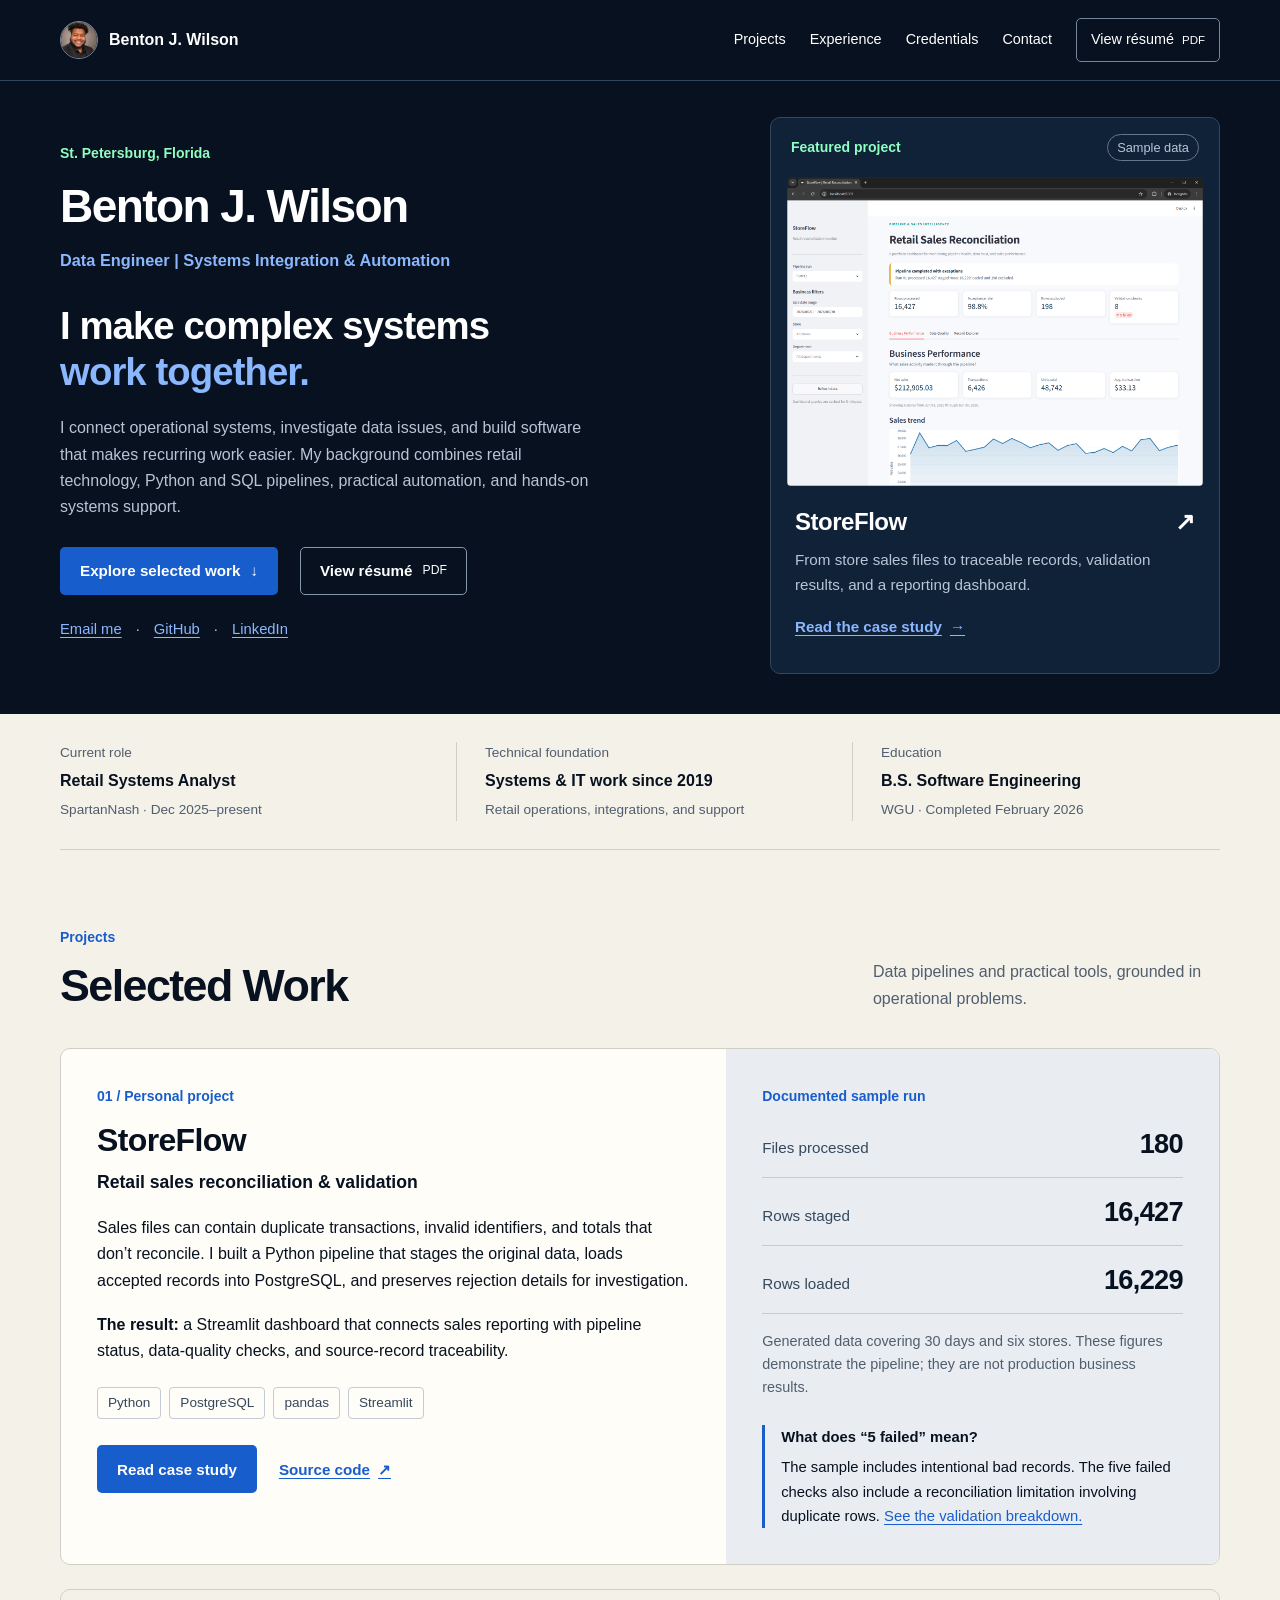
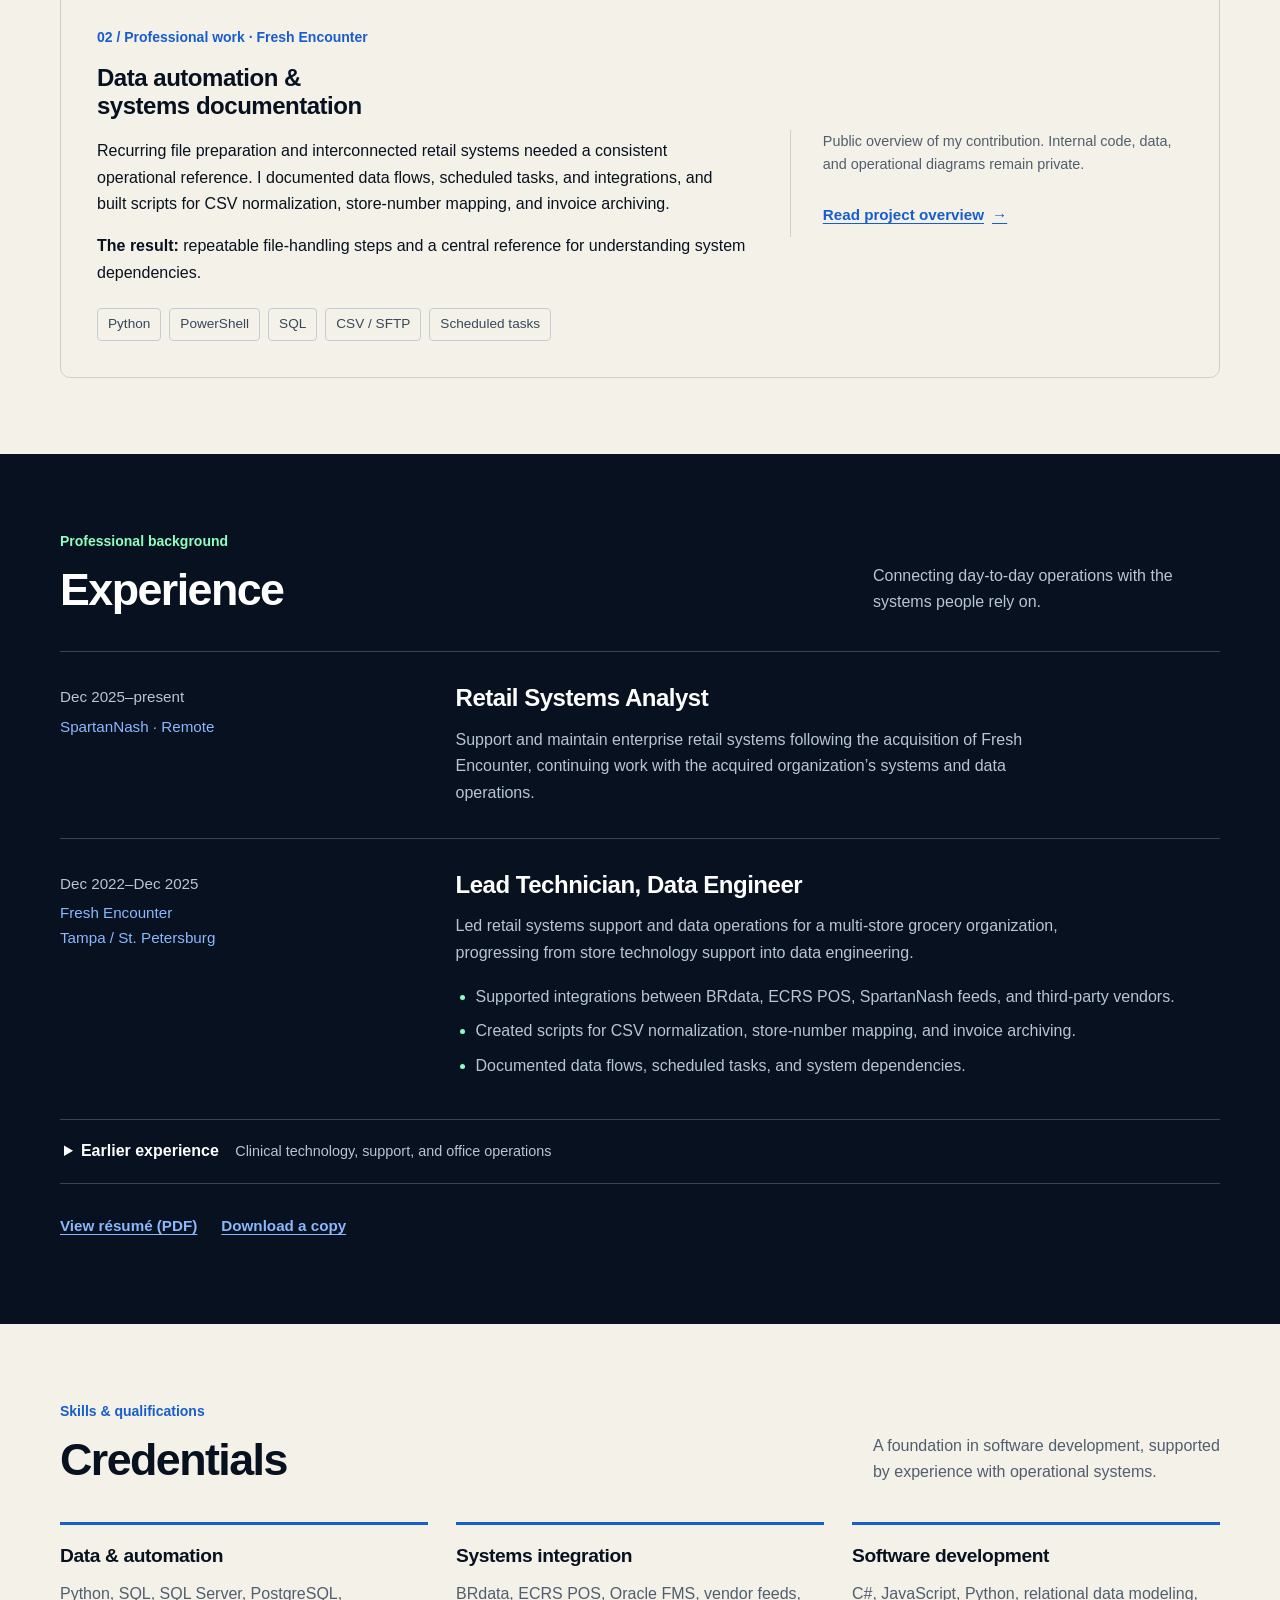
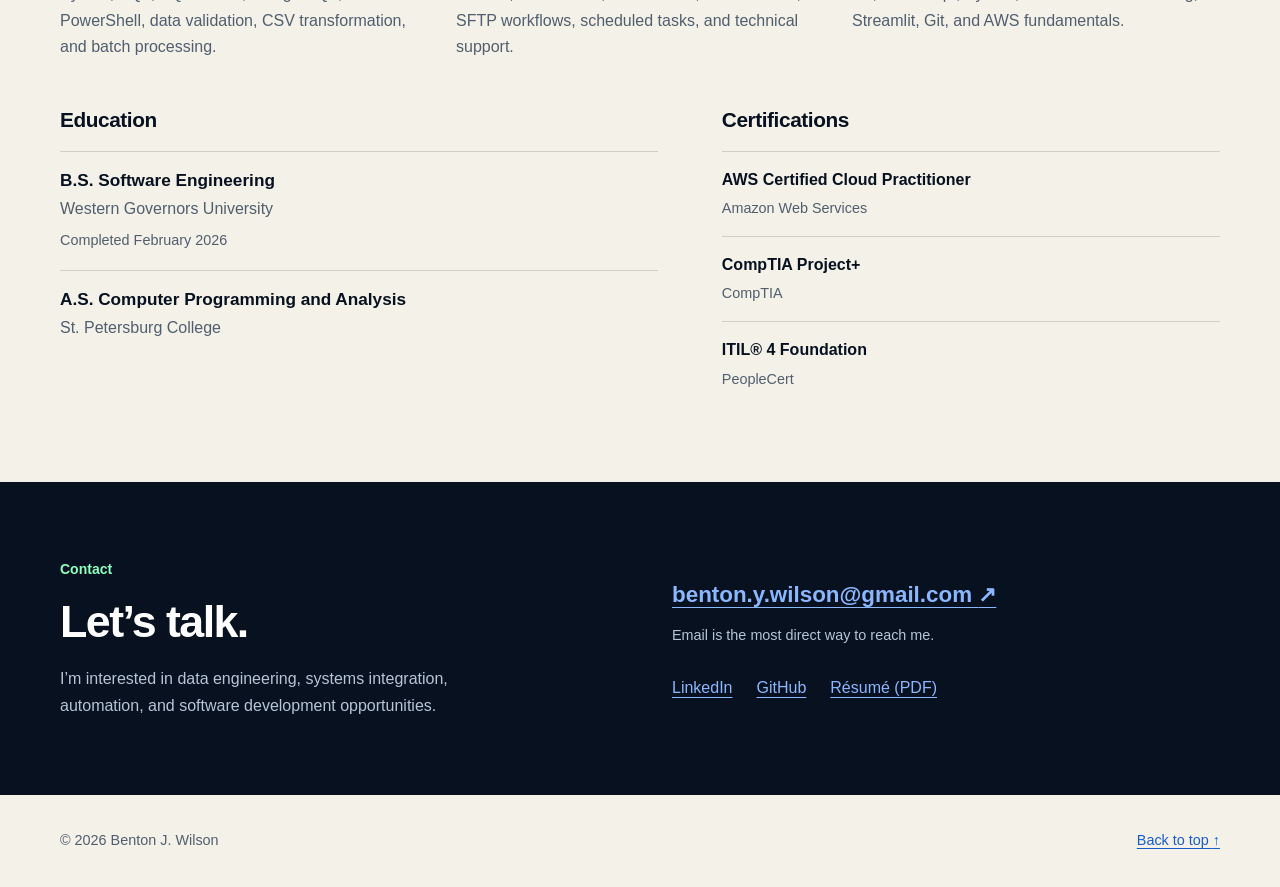
<file: index.html>
<!doctype html>
<html lang="en">
<head>
  <meta charset="UTF-8" />
  <meta name="viewport" content="width=device-width, initial-scale=1.0" />
  <meta name="description" content="Benton J. Wilson — data engineering, systems integration, automation, and software development. Explore selected projects, experience, and résumé." />
  <meta name="author" content="Benton J. Wilson" />
  <meta name="robots" content="index, follow" />
  <meta name="theme-color" content="#07111f" />
  <link rel="canonical" href="https://bentonjwilson.info/" />
  <meta property="og:type" content="website" />
  <meta property="og:locale" content="en_US" />
  <meta property="og:url" content="https://bentonjwilson.info/" />
  <meta property="og:title" content="Benton J. Wilson | Data Engineering & Systems Integration" />
  <meta property="og:description" content="I make complex systems work together. Selected work in data engineering, systems integration, and automation." />
  <meta property="og:image" content="https://bentonjwilson.info/assets/benton-wilson-social-card.png" />
  <meta property="og:image:width" content="1200" />
  <meta property="og:image:height" content="630" />
  <meta property="og:image:alt" content="Benton J. Wilson, Data Engineer and Systems Analyst" />
  <meta name="twitter:card" content="summary_large_image" />
  <meta name="twitter:title" content="Benton J. Wilson | Data Engineering & Systems Integration" />
  <meta name="twitter:description" content="I make complex systems work together through dependable integrations, clean data, and practical automation." />
  <meta name="twitter:image" content="https://bentonjwilson.info/assets/benton-wilson-social-card.png" />
  <title>Benton J. Wilson | Data Engineering & Systems Integration</title>
  <link rel="icon" href="assets/favicon.svg?v=2" type="image/svg+xml" />
  <link rel="manifest" href="site.webmanifest" />
  <link rel="stylesheet" href="styles.css?v=20261117" />
  <script src="script.js?v=20261117" defer></script>
  <script type="application/ld+json">
    {"@context":"https://schema.org","@type":"Person","name":"Benton J. Wilson","url":"https://bentonjwilson.info/","jobTitle":"Retail Systems Analyst","image":"https://bentonjwilson.info/assets/benton-wilson-profile.jpg","address":{"@type":"PostalAddress","addressLocality":"St. Petersburg","addressRegion":"FL","addressCountry":"US"},"alumniOf":[{"@type":"CollegeOrUniversity","name":"Western Governors University"},{"@type":"CollegeOrUniversity","name":"St. Petersburg College"}],"sameAs":["https://www.linkedin.com/in/benton-wilson/","https://github.com/byntobox"],"knowsAbout":["Data Engineering","Systems Integration","Python","SQL","PowerShell","Retail Systems","Software Development"]}
  </script>
</head>
<body>
  <a class="skip-link" href="#main-content">Skip to main content</a>
  <header class="site-header">
    <div class="header-inner section-shell">
      <a class="brand" href="#main-content"><img src="assets/benton-wilson-profile.jpg" alt="" width="40" height="40" /><span>Benton J. Wilson</span></a>
      <button class="menu-toggle" type="button" aria-expanded="false" aria-controls="primary-nav" hidden>Menu <span aria-hidden="true">☰</span></button>
      <nav id="primary-nav" class="primary-nav" aria-label="Primary navigation">
        <a href="#work">Projects</a><a href="#experience">Experience</a><a href="#credentials">Credentials</a><a href="#contact">Contact</a>
        <a class="nav-resume" href="assets/Benton-Wilson-Resume-2026-clean.pdf">View résumé <span class="file-type">PDF</span></a>
      </nav>
    </div>
  </header>
  <main id="main-content" tabindex="-1">
    <section class="hero dark-surface" aria-labelledby="intro-title">
      <div class="section-shell hero-grid">
        <div class="hero-copy">
          <p class="eyebrow">St. Petersburg, Florida</p>
          <h1 id="intro-title">Benton J. Wilson</h1>
          <p class="positioning">Data Engineer <span aria-hidden="true">|</span> Systems Integration &amp; Automation</p>
          <p class="value-statement">I make complex systems<br class="desktop-break" /> <span>work together.</span></p>
          <p class="hero-lead">I connect operational systems, investigate data issues, and build software that makes recurring work easier. My background combines retail technology, Python and SQL pipelines, practical automation, and hands-on systems support.</p>
          <div class="actions"><a class="button button-primary" href="#work">Explore selected work <span aria-hidden="true">↓</span></a><a class="button button-outline" href="assets/Benton-Wilson-Resume-2026-clean.pdf">View résumé <span class="file-type">PDF</span></a></div>
          <p class="hero-contact"><a href="mailto:benton.y.wilson@gmail.com">Email me</a><span aria-hidden="true">·</span><a href="https://github.com/byntobox">GitHub</a><span aria-hidden="true">·</span><a href="https://www.linkedin.com/in/benton-wilson/">LinkedIn</a></p>
        </div>
        <aside class="hero-project" aria-label="Featured project preview">
          <div class="preview-top"><span class="eyebrow">Featured project</span><span class="badge">Sample data</span></div>
          <a class="preview-image" href="storeflow.html" aria-label="Read the StoreFlow case study"><img src="assets/storeflow-dashboard-overview.png" alt="StoreFlow dashboard with pipeline status, validation exceptions, and sales reporting." width="1550" height="1152" fetchpriority="high" /></a>
          <div class="preview-copy"><h2><a href="storeflow.html">StoreFlow <span aria-hidden="true">↗</span></a></h2><p>From store sales files to traceable records, validation results, and a reporting dashboard.</p><a class="text-link" href="storeflow.html">Read the case study <span aria-hidden="true">→</span></a></div>
        </aside>
      </div>
    </section>
    <div class="credibility section-shell" role="group" aria-label="Professional summary">
      <p><span>Current role</span><strong>Retail Systems Analyst</strong><span>SpartanNash · Dec 2025–present</span></p>
      <p><span>Technical foundation</span><strong>Systems &amp; IT work since 2019</strong><span>Retail operations, integrations, and support</span></p>
      <p><span>Education</span><strong>B.S. Software Engineering</strong><span>WGU · Completed February 2026</span></p>
    </div>
    <section id="work" class="section-shell section-block" aria-labelledby="work-title" tabindex="-1">
      <div class="section-heading"><div><p class="eyebrow">Projects</p><h2 id="work-title">Selected Work</h2></div><p>Data pipelines and practical tools, grounded in operational problems.</p></div>
      <article class="project-feature">
        <div class="project-copy"><p class="eyebrow">01 / Personal project</p><h3>StoreFlow</h3><p class="project-subtitle">Retail sales reconciliation &amp; validation</p>
          <p>Sales files can contain duplicate transactions, invalid identifiers, and totals that don’t reconcile. I built a Python pipeline that stages the original data, loads accepted records into PostgreSQL, and preserves rejection details for investigation.</p>
          <p><strong>The result:</strong> a Streamlit dashboard that connects sales reporting with pipeline status, data-quality checks, and source-record traceability.</p>
          <ul class="tag-list" aria-label="StoreFlow technologies"><li>Python</li><li>PostgreSQL</li><li>pandas</li><li>Streamlit</li></ul>
          <div class="actions"><a class="button button-primary" href="storeflow.html">Read case study</a><a class="text-link" href="https://github.com/byntobox/storeflow-retail-reconciliation">Source code <span aria-hidden="true">↗</span></a></div>
        </div>
        <div class="project-evidence">
          <p class="eyebrow">Documented sample run</p>
          <dl class="sample-metrics"><div><dt>Files processed</dt><dd>180</dd></div><div><dt>Rows staged</dt><dd>16,427</dd></div><div><dt>Rows loaded</dt><dd>16,229</dd></div></dl>
          <p class="note">Generated data covering 30 days and six stores. These figures demonstrate the pipeline; they are not production business results.</p>
          <div class="evidence-note"><strong>What does “5 failed” mean?</strong><p>The sample includes intentional bad records. The five failed checks also include a reconciliation limitation involving duplicate rows. <a href="storeflow.html#validation">See the validation breakdown.</a></p></div>
        </div>
      </article>
      <article class="project-professional">
        <div><p class="eyebrow">02 / Professional work · Fresh Encounter</p><h3>Data automation &amp; systems documentation</h3><p>Recurring file preparation and interconnected retail systems needed a consistent operational reference. I documented data flows, scheduled tasks, and integrations, and built scripts for CSV normalization, store-number mapping, and invoice archiving.</p><p><strong>The result:</strong> repeatable file-handling steps and a central reference for understanding system dependencies.</p><ul class="tag-list" aria-label="Professional work technologies"><li>Python</li><li>PowerShell</li><li>SQL</li><li>CSV / SFTP</li><li>Scheduled tasks</li></ul></div>
        <div class="professional-evidence"><p class="note">Public overview of my contribution. Internal code, data, and operational diagrams remain private.</p><a class="text-link" href="automation.html">Read project overview <span aria-hidden="true">→</span></a></div>
      </article>
    </section>
    <section id="experience" class="experience dark-surface section-block" aria-labelledby="experience-title" tabindex="-1">
      <div class="section-shell"><div class="section-heading"><div><p class="eyebrow">Professional background</p><h2 id="experience-title">Experience</h2></div><p>Connecting day-to-day operations with the systems people rely on.</p></div>
        <article class="experience-row"><div class="role-meta"><p>Dec 2025–present</p><p>SpartanNash · Remote</p></div><div><h3>Retail Systems Analyst</h3><p>Support and maintain enterprise retail systems following the acquisition of Fresh Encounter, continuing work with the acquired organization’s systems and data operations.</p></div></article>
        <article class="experience-row"><div class="role-meta"><p>Dec 2022–Dec 2025</p><p>Fresh Encounter<br />Tampa / St. Petersburg</p></div><div><h3>Lead Technician, Data Engineer</h3><p>Led retail systems support and data operations for a multi-store grocery organization, progressing from store technology support into data engineering.</p><ul class="impact-list"><li>Supported integrations between BRdata, ECRS POS, SpartanNash feeds, and third-party vendors.</li><li>Created scripts for CSV normalization, store-number mapping, and invoice archiving.</li><li>Documented data flows, scheduled tasks, and system dependencies.</li></ul></div></article>
        <details class="earlier-experience"><summary>Earlier experience <span>Clinical technology, support, and office operations</span></summary><div class="earlier-roles"><article><p class="role-meta">Jun 2019–Dec 2022 · Tampa Eye Clinic</p><h3>Lead OD Technician &amp; IT Support Specialist</h3><p>Provided Tier 1–2 technical support for clinical and administrative staff, assisted patients, and trained new optometric technicians.</p></article><article><p class="role-meta">Approx. 2017–2019 · Visionworks</p><h3>OD Technician &amp; Office Manager</h3><p>Supported patient care as an optometric technician and progressed into office management.</p></article></div></details>
        <p class="section-end"><a class="text-link" href="assets/Benton-Wilson-Resume-2026-clean.pdf">View résumé (PDF)</a><a class="text-link" href="assets/Benton-Wilson-Resume-2026-clean.pdf" download>Download a copy</a></p>
      </div>
    </section>
    <section id="credentials" class="section-shell section-block" aria-labelledby="credentials-title" tabindex="-1">
      <div class="section-heading"><div><p class="eyebrow">Skills &amp; qualifications</p><h2 id="credentials-title">Credentials</h2></div><p>A foundation in software development, supported by experience with operational systems.</p></div>
      <div class="skill-grid"><article><h3>Data &amp; automation</h3><p>Python, SQL, SQL Server, PostgreSQL, PowerShell, data validation, CSV transformation, and batch processing.</p></article><article><h3>Systems integration</h3><p>BRdata, ECRS POS, Oracle FMS, vendor feeds, SFTP workflows, scheduled tasks, and technical support.</p></article><article><h3>Software development</h3><p>C#, JavaScript, Python, relational data modeling, Streamlit, Git, and AWS fundamentals.</p></article></div>
      <div class="credentials-grid"><div><h3 class="group-title">Education</h3><article class="credential"><h4>B.S. Software Engineering</h4><p>Western Governors University</p><p class="note">Completed February 2026</p></article><article class="credential"><h4>A.S. Computer Programming and Analysis</h4><p>St. Petersburg College</p></article></div><div><h3 class="group-title">Certifications</h3><ul class="certification-list"><li><strong>AWS Certified Cloud Practitioner</strong><span>Amazon Web Services</span></li><li><strong>CompTIA Project+</strong><span>CompTIA</span></li><li><strong>ITIL® 4 Foundation</strong><span>PeopleCert</span></li></ul></div></div>
    </section>
    <section id="contact" class="contact dark-surface section-block" aria-labelledby="contact-title" tabindex="-1"><div class="section-shell contact-grid"><div><p class="eyebrow">Contact</p><h2 id="contact-title">Let’s talk.</h2><p>I’m interested in data engineering, systems integration, automation, and software development opportunities.</p></div><div><a class="contact-email" href="mailto:benton.y.wilson@gmail.com">benton.y.wilson@gmail.com <span aria-hidden="true">↗</span></a><p class="note">Email is the most direct way to reach me.</p><div class="contact-links"><a href="https://www.linkedin.com/in/benton-wilson/">LinkedIn</a><a href="https://github.com/byntobox">GitHub</a><a href="assets/Benton-Wilson-Resume-2026-clean.pdf">Résumé (PDF)</a></div></div></div></section>
  </main>
  <footer class="site-footer section-shell"><p>© <span id="year">2026</span> Benton J. Wilson</p><a href="#main-content">Back to top <span aria-hidden="true">↑</span></a></footer>
</body>
</html>
</file>
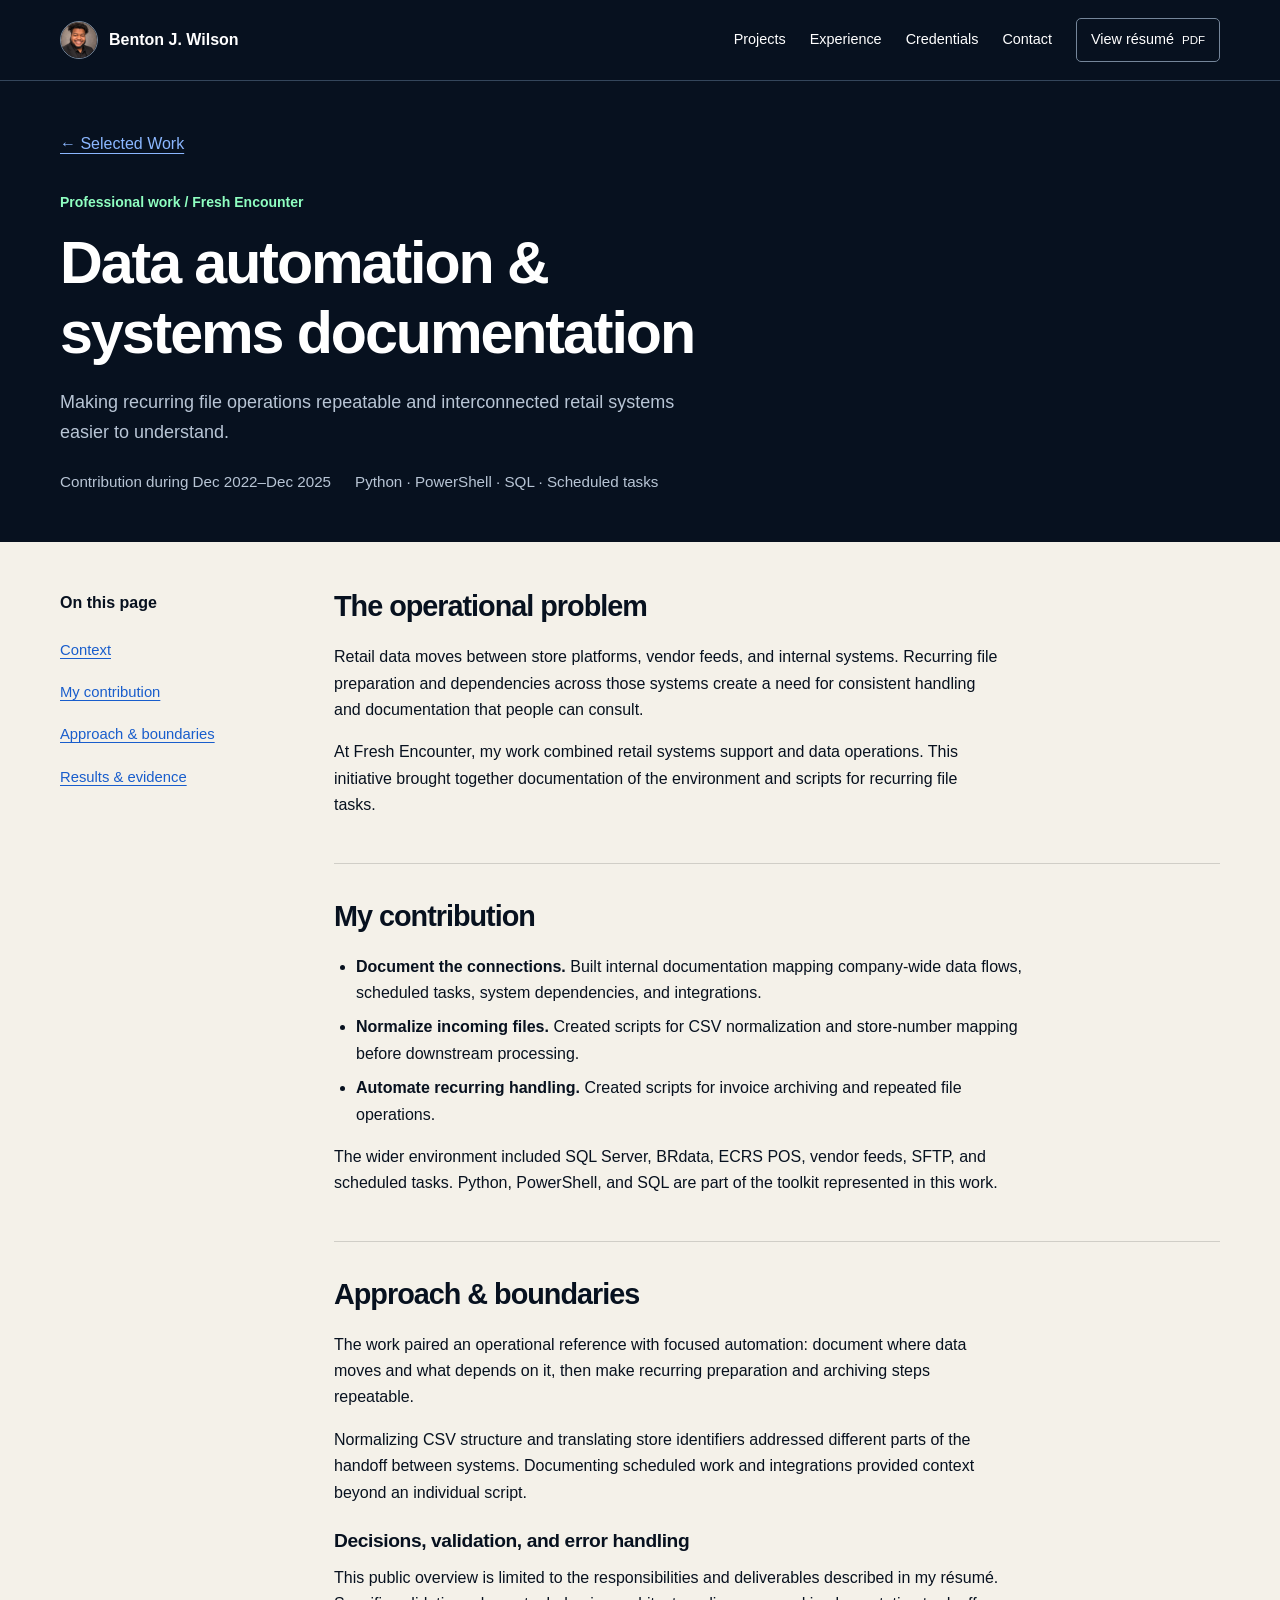
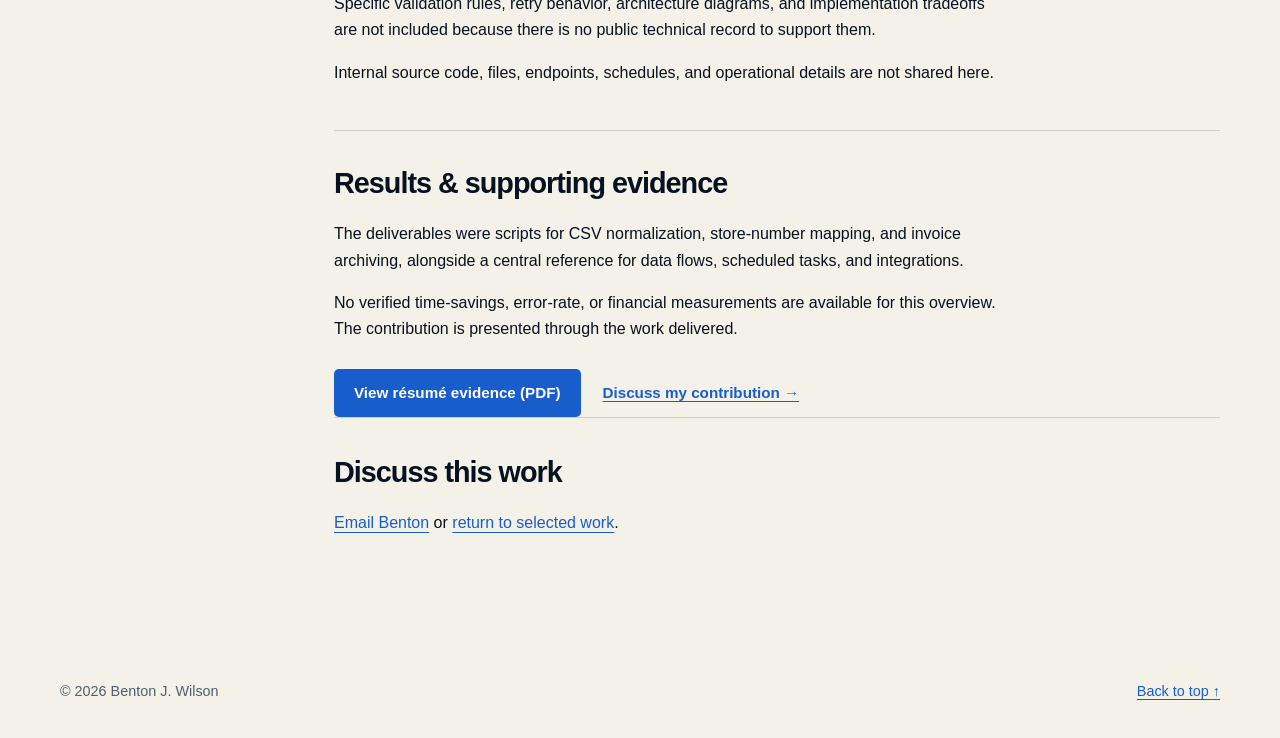
<file: automation.html>
<!doctype html>
<html lang="en">
<head>
  <meta charset="UTF-8" />
  <meta name="viewport" content="width=device-width, initial-scale=1.0" />
  <meta name="description" content="A public overview of Benton Wilson’s retail data automation and systems documentation work at Fresh Encounter." />
  <meta name="theme-color" content="#07111f" />
  <link rel="canonical" href="https://bentonjwilson.info/automation.html" />
  <meta property="og:type" content="article" />
  <meta property="og:url" content="https://bentonjwilson.info/automation.html" />
  <meta property="og:title" content="Data automation &amp; systems documentation | Benton J. Wilson" />
  <meta property="og:description" content="A public overview of retail data automation and systems documentation work at Fresh Encounter." />
  <meta property="og:image" content="https://bentonjwilson.info/assets/benton-wilson-social-card.png" />
  <meta property="og:image:alt" content="Benton J. Wilson, Data Engineer and Systems Analyst" />
  <meta name="twitter:card" content="summary_large_image" />
  <title>Data automation &amp; systems documentation | Benton J. Wilson</title>
  <link rel="icon" href="assets/favicon.svg?v=2" type="image/svg+xml" />
  <link rel="stylesheet" href="styles.css?v=20261117" />
  <script src="script.js?v=20261117" defer></script>
</head>
<body>
  <a class="skip-link" href="#main-content">Skip to main content</a>
  <header class="site-header">
    <div class="header-inner section-shell">
      <a class="brand" href="index.html#main-content"><img src="assets/benton-wilson-profile.jpg" alt="" width="40" height="40" /><span>Benton J. Wilson</span></a>
      <button class="menu-toggle" type="button" aria-expanded="false" aria-controls="primary-nav" hidden>Menu <span aria-hidden="true">☰</span></button>
      <nav id="primary-nav" class="primary-nav" aria-label="Primary navigation">
        <a href="index.html#work">Projects</a><a href="index.html#experience">Experience</a><a href="index.html#credentials">Credentials</a><a href="index.html#contact">Contact</a>
        <a class="nav-resume" href="assets/Benton-Wilson-Resume-2026-clean.pdf">View résumé <span class="file-type">PDF</span></a>
      </nav>
    </div>
  </header>
  <main id="main-content" tabindex="-1">
    <section class="case-hero dark-surface"><div class="section-shell">
      <p class="breadcrumb"><a href="index.html#work">← Selected Work</a></p>
<p class="eyebrow">Professional work / Fresh Encounter</p>
      <h1>Data automation &amp; systems documentation</h1>
      <p class="case-lead">Making recurring file operations repeatable and interconnected retail systems easier to understand.</p>
      <div class="case-meta"><span>Contribution during Dec 2022–Dec 2025</span><span>Python · PowerShell · SQL · Scheduled tasks</span></div>
    </div></section>
    <div class="case-layout section-shell">
      <nav class="case-nav" aria-label="On this page"><strong>On this page</strong><a href="#context">Context</a><a href="#contribution">My contribution</a><a href="#approach">Approach &amp; boundaries</a><a href="#results">Results &amp; evidence</a></nav>
      <div class="case-body">
<section id="context" tabindex="-1"><h2>The operational problem</h2><p>Retail data moves between store platforms, vendor feeds, and internal systems. Recurring file preparation and dependencies across those systems create a need for consistent handling and documentation that people can consult.</p><p>At Fresh Encounter, my work combined retail systems support and data operations. This initiative brought together documentation of the environment and scripts for recurring file tasks.</p></section>
        <section id="contribution" tabindex="-1"><h2>My contribution</h2><ul><li><strong>Document the connections.</strong> Built internal documentation mapping company-wide data flows, scheduled tasks, system dependencies, and integrations.</li><li><strong>Normalize incoming files.</strong> Created scripts for CSV normalization and store-number mapping before downstream processing.</li><li><strong>Automate recurring handling.</strong> Created scripts for invoice archiving and repeated file operations.</li></ul><p>The wider environment included SQL Server, BRdata, ECRS POS, vendor feeds, SFTP, and scheduled tasks. Python, PowerShell, and SQL are part of the toolkit represented in this work.</p></section>
        <section id="approach" tabindex="-1"><h2>Approach &amp; boundaries</h2><p>The work paired an operational reference with focused automation: document where data moves and what depends on it, then make recurring preparation and archiving steps repeatable.</p><p>Normalizing CSV structure and translating store identifiers addressed different parts of the handoff between systems. Documenting scheduled work and integrations provided context beyond an individual script.</p><h3>Decisions, validation, and error handling</h3><p>This public overview is limited to the responsibilities and deliverables described in my résumé. Specific validation rules, retry behavior, architecture diagrams, and implementation tradeoffs are not included because there is no public technical record to support them.</p><p>Internal source code, files, endpoints, schedules, and operational details are not shared here.</p></section>
        <section id="results" tabindex="-1"><h2>Results &amp; supporting evidence</h2><p>The deliverables were scripts for CSV normalization, store-number mapping, and invoice archiving, alongside a central reference for data flows, scheduled tasks, and integrations.</p><p>No verified time-savings, error-rate, or financial measurements are available for this overview. The contribution is presented through the work delivered.</p><div class="actions"><a class="button button-primary" href="assets/Benton-Wilson-Resume-2026-clean.pdf">View résumé evidence (PDF)</a><a class="text-link" href="mailto:benton.y.wilson@gmail.com">Discuss my contribution →</a></div></section>
        <div class="case-contact"><h2>Discuss this work</h2><p><a href="mailto:benton.y.wilson@gmail.com">Email Benton</a> or <a href="index.html#work">return to selected work</a>.</p></div>
      </div>
    </div>
  </main>
  <footer class="site-footer section-shell"><p>© <span id="year">2026</span> Benton J. Wilson</p><a href="#main-content">Back to top <span aria-hidden="true">↑</span></a></footer>
</body>
</html>
</file>
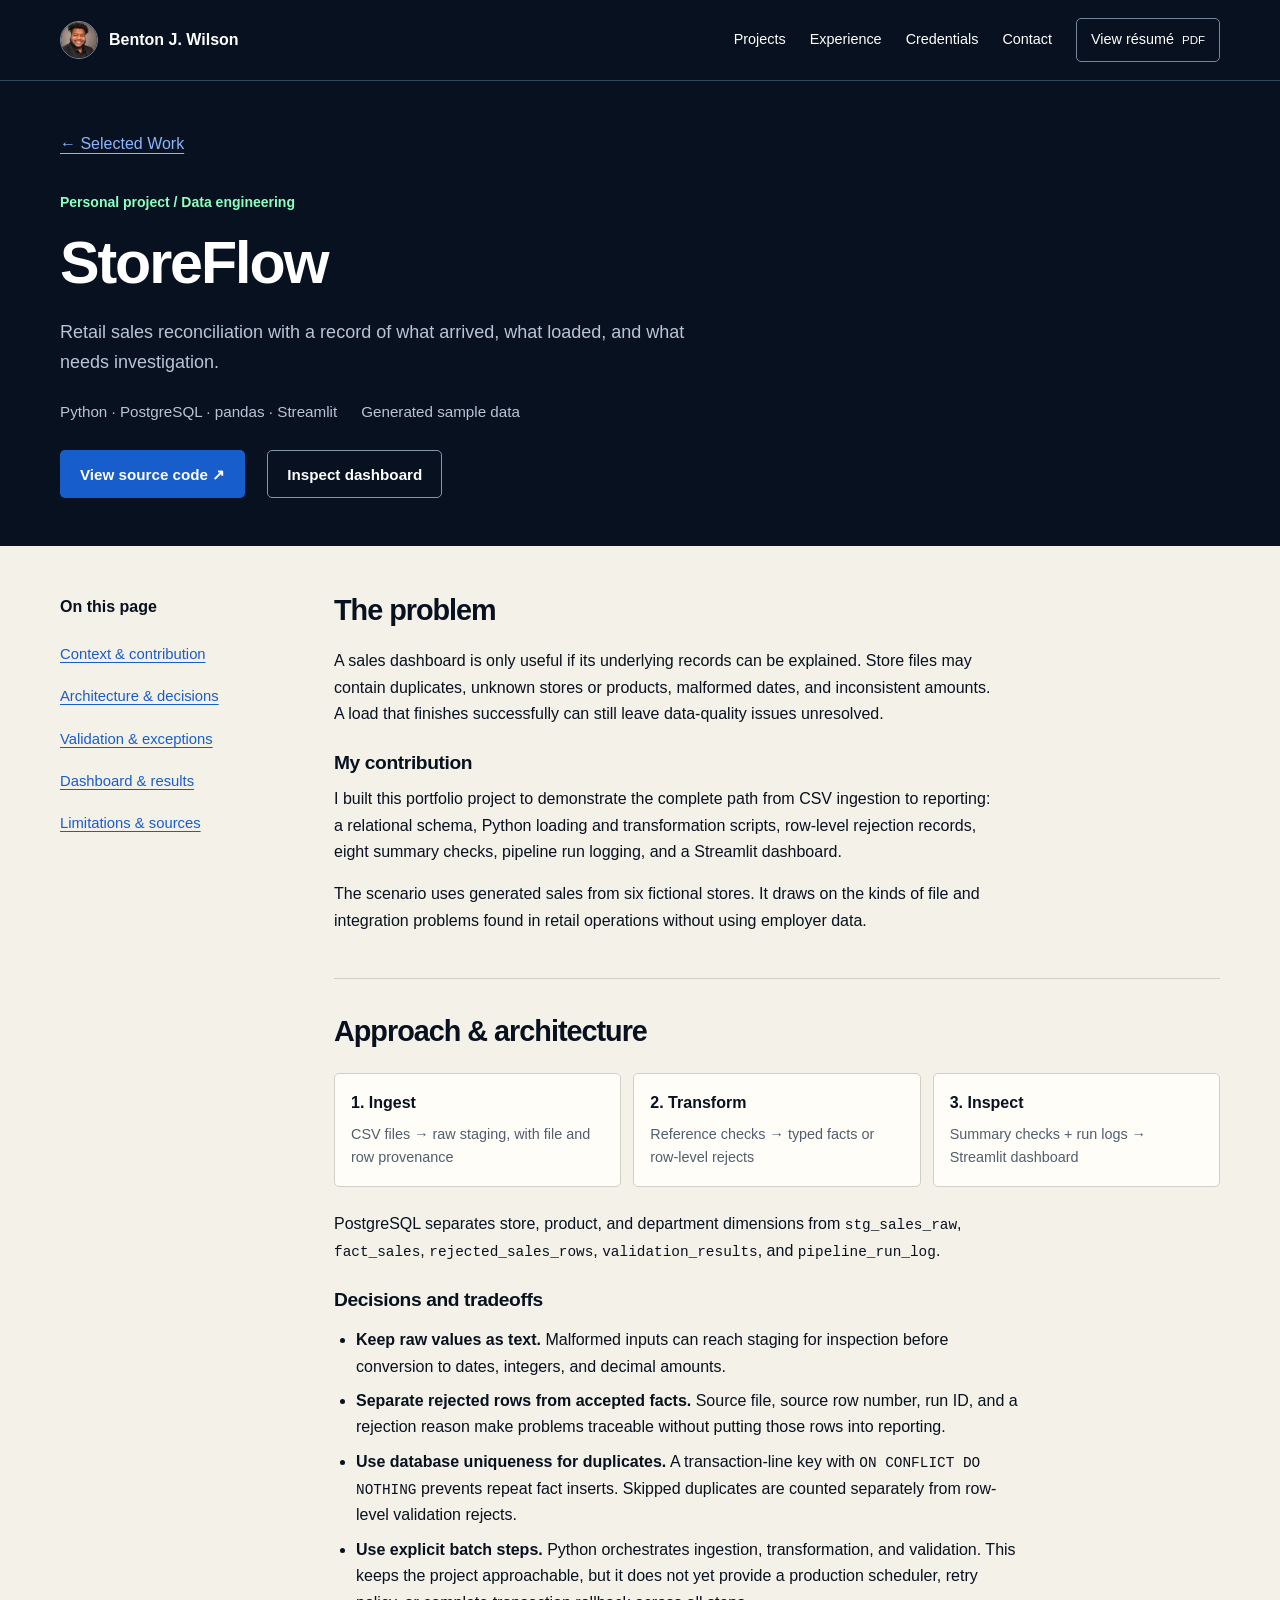
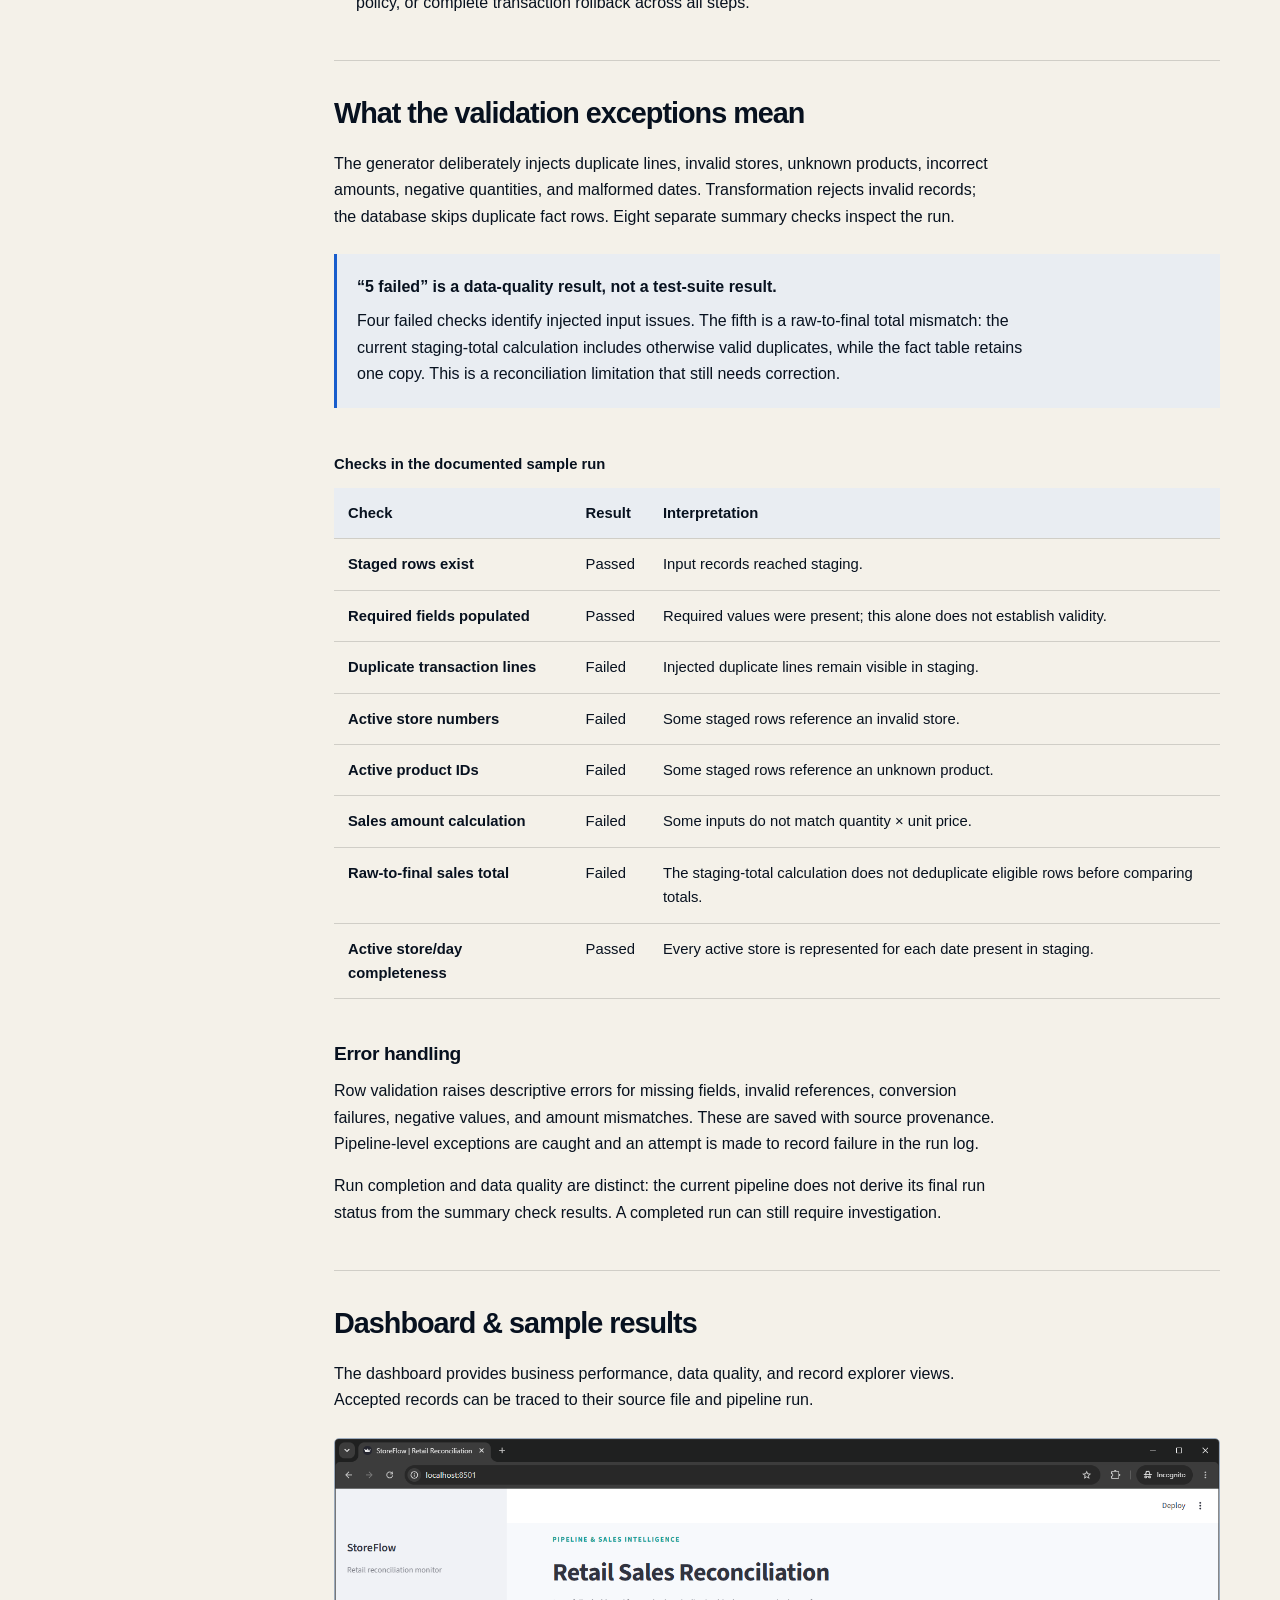
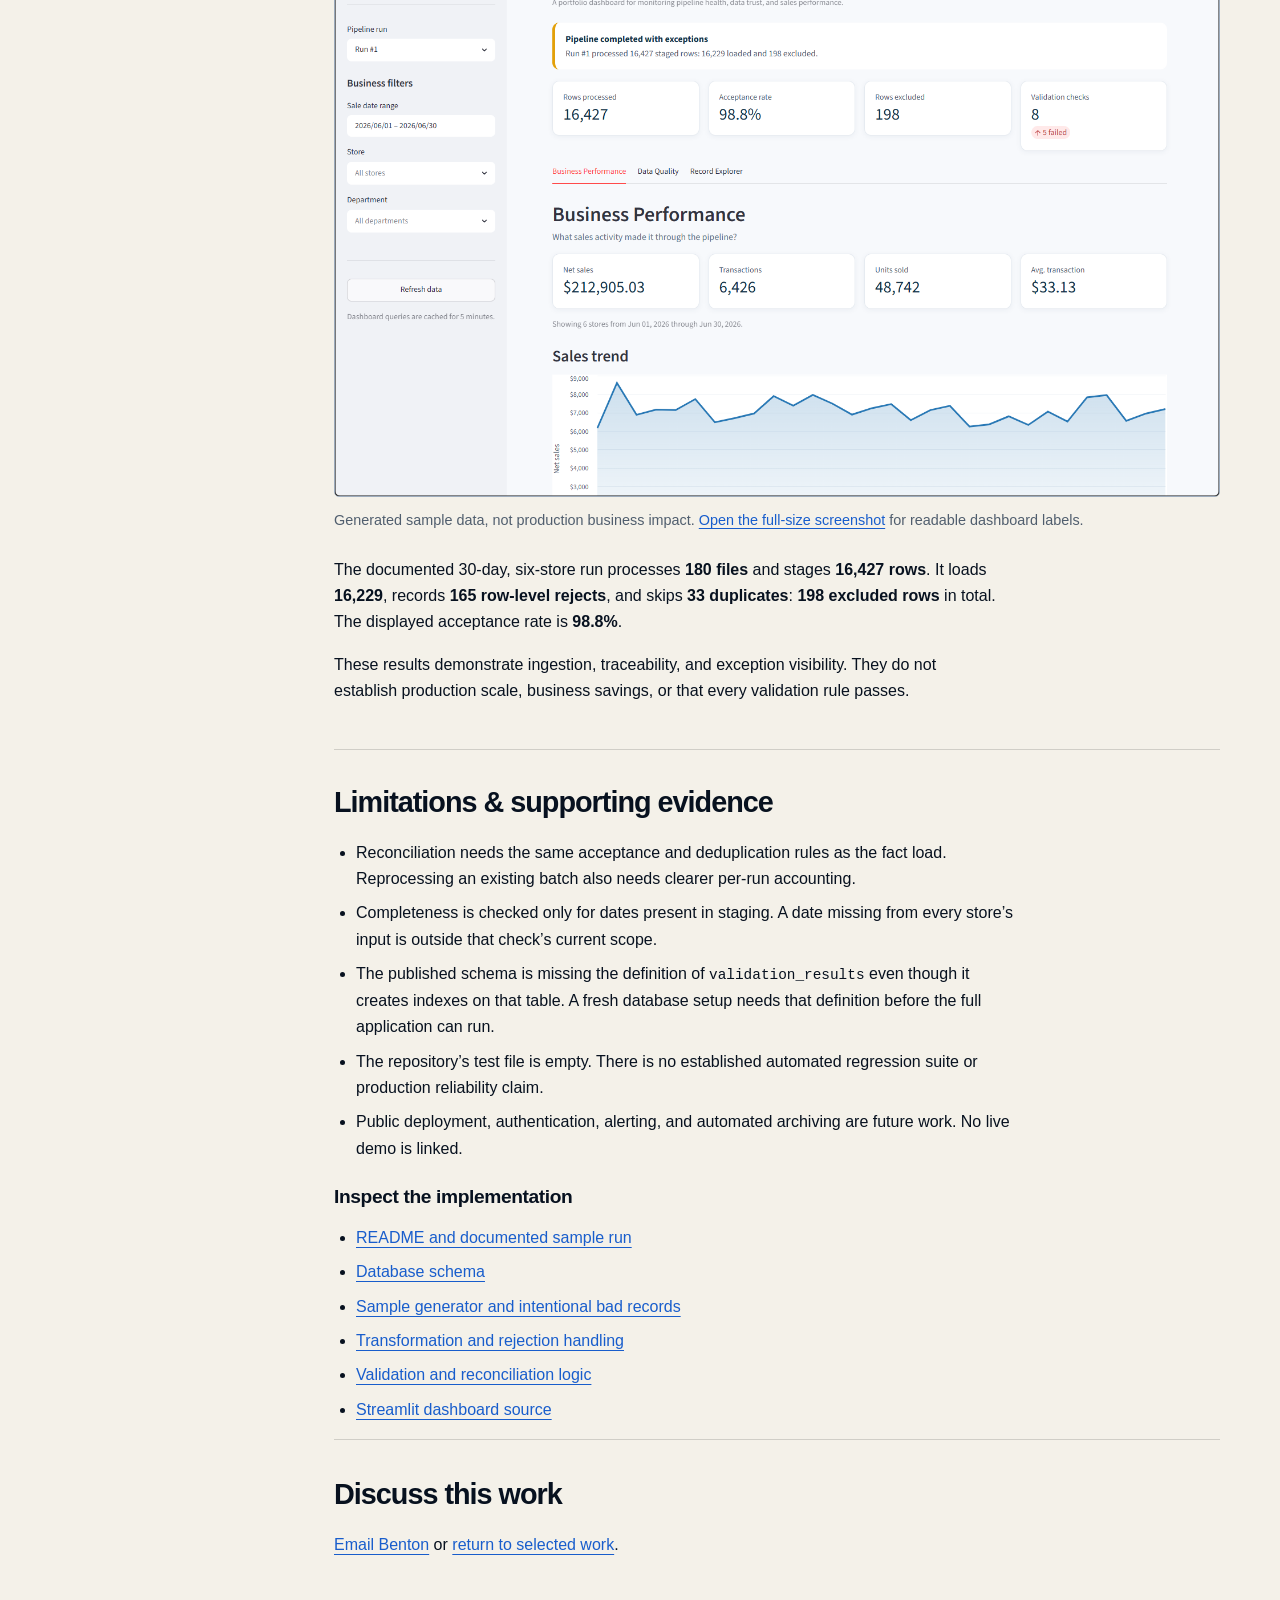
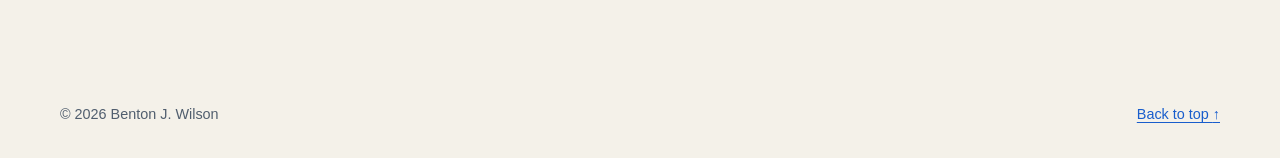
<file: storeflow.html>
<!doctype html>
<html lang="en">
<head>
  <meta charset="UTF-8" />
  <meta name="viewport" content="width=device-width, initial-scale=1.0" />
  <meta name="description" content="A Python, PostgreSQL, and Streamlit retail reconciliation pipeline: architecture, validation, sample results, and known limitations." />
  <meta name="theme-color" content="#07111f" />
  <link rel="canonical" href="https://bentonjwilson.info/storeflow.html" />
  <meta property="og:type" content="article" />
  <meta property="og:url" content="https://bentonjwilson.info/storeflow.html" />
  <meta property="og:title" content="StoreFlow case study | Benton J. Wilson" />
  <meta property="og:description" content="Retail sales reconciliation: architecture, sample results, validation behavior, and known limitations." />
  <meta property="og:image" content="https://bentonjwilson.info/assets/storeflow-dashboard-overview.png" />
  <meta property="og:image:alt" content="StoreFlow dashboard displaying generated sample sales and validation exceptions" />
  <meta name="twitter:card" content="summary_large_image" />
  <title>StoreFlow case study | Benton J. Wilson</title>
  <link rel="icon" href="assets/favicon.svg?v=2" type="image/svg+xml" />
  <link rel="stylesheet" href="styles.css?v=20261117" />
  <script src="script.js?v=20261117" defer></script>
</head>
<body>
  <a class="skip-link" href="#main-content">Skip to main content</a>
  <header class="site-header">
    <div class="header-inner section-shell">
      <a class="brand" href="index.html#main-content"><img src="assets/benton-wilson-profile.jpg" alt="" width="40" height="40" /><span>Benton J. Wilson</span></a>
      <button class="menu-toggle" type="button" aria-expanded="false" aria-controls="primary-nav" hidden>Menu <span aria-hidden="true">☰</span></button>
      <nav id="primary-nav" class="primary-nav" aria-label="Primary navigation">
        <a href="index.html#work">Projects</a><a href="index.html#experience">Experience</a><a href="index.html#credentials">Credentials</a><a href="index.html#contact">Contact</a>
        <a class="nav-resume" href="assets/Benton-Wilson-Resume-2026-clean.pdf">View résumé <span class="file-type">PDF</span></a>
      </nav>
    </div>
  </header>
  <main id="main-content" tabindex="-1">
    <section class="case-hero dark-surface"><div class="section-shell">
      <p class="breadcrumb"><a href="index.html#work">← Selected Work</a></p>
<p class="eyebrow">Personal project / Data engineering</p>
      <h1>StoreFlow</h1>
      <p class="case-lead">Retail sales reconciliation with a record of what arrived, what loaded, and what needs investigation.</p>
      <div class="case-meta"><span>Python · PostgreSQL · pandas · Streamlit</span><span>Generated sample data</span></div>
      <div class="actions"><a class="button button-primary" href="https://github.com/byntobox/storeflow-retail-reconciliation">View source code ↗</a><a class="button button-outline" href="#dashboard">Inspect dashboard</a></div>
    </div></section>
    <div class="case-layout section-shell">
      <nav class="case-nav" aria-label="On this page"><strong>On this page</strong><a href="#context">Context &amp; contribution</a><a href="#architecture">Architecture &amp; decisions</a><a href="#validation">Validation &amp; exceptions</a><a href="#dashboard">Dashboard &amp; results</a><a href="#limitations">Limitations &amp; sources</a></nav>
      <div class="case-body">
<section id="context" tabindex="-1">
          <h2>The problem</h2>
          <p>A sales dashboard is only useful if its underlying records can be explained. Store files may contain duplicates, unknown stores or products, malformed dates, and inconsistent amounts. A load that finishes successfully can still leave data-quality issues unresolved.</p>
          <h3>My contribution</h3>
          <p>I built this portfolio project to demonstrate the complete path from CSV ingestion to reporting: a relational schema, Python loading and transformation scripts, row-level rejection records, eight summary checks, pipeline run logging, and a Streamlit dashboard.</p>
          <p>The scenario uses generated sales from six fictional stores. It draws on the kinds of file and integration problems found in retail operations without using employer data.</p>
        </section>
        <section id="architecture" tabindex="-1">
          <h2>Approach &amp; architecture</h2>
          <ol class="architecture" aria-label="Pipeline stages"><li><strong>1. Ingest</strong><span>CSV files → raw staging, with file and row provenance</span></li><li><strong>2. Transform</strong><span>Reference checks → typed facts or row-level rejects</span></li><li><strong>3. Inspect</strong><span>Summary checks + run logs → Streamlit dashboard</span></li></ol>
          <p>PostgreSQL separates store, product, and department dimensions from <code>stg_sales_raw</code>, <code>fact_sales</code>, <code>rejected_sales_rows</code>, <code>validation_results</code>, and <code>pipeline_run_log</code>.</p>
          <h3>Decisions and tradeoffs</h3>
          <ul><li><strong>Keep raw values as text.</strong> Malformed inputs can reach staging for inspection before conversion to dates, integers, and decimal amounts.</li><li><strong>Separate rejected rows from accepted facts.</strong> Source file, source row number, run ID, and a rejection reason make problems traceable without putting those rows into reporting.</li><li><strong>Use database uniqueness for duplicates.</strong> A transaction-line key with <code>ON CONFLICT DO NOTHING</code> prevents repeat fact inserts. Skipped duplicates are counted separately from row-level validation rejects.</li><li><strong>Use explicit batch steps.</strong> Python orchestrates ingestion, transformation, and validation. This keeps the project approachable, but it does not yet provide a production scheduler, retry policy, or complete transaction rollback across all steps.</li></ul>
        </section>
        <section id="validation" tabindex="-1">
          <h2>What the validation exceptions mean</h2>
          <p>The generator deliberately injects duplicate lines, invalid stores, unknown products, incorrect amounts, negative quantities, and malformed dates. Transformation rejects invalid records; the database skips duplicate fact rows. Eight separate summary checks inspect the run.</p>
          <div class="callout"><strong>“5 failed” is a data-quality result, not a test-suite result.</strong><p>Four failed checks identify injected input issues. The fifth is a raw-to-final total mismatch: the current staging-total calculation includes otherwise valid duplicates, while the fact table retains one copy. This is a reconciliation limitation that still needs correction.</p></div>
          <div class="table-scroll"><table><caption>Checks in the documented sample run</caption><thead><tr><th scope="col">Check</th><th scope="col">Result</th><th scope="col">Interpretation</th></tr></thead><tbody>
            <tr><th scope="row">Staged rows exist</th><td>Passed</td><td>Input records reached staging.</td></tr>
            <tr><th scope="row">Required fields populated</th><td>Passed</td><td>Required values were present; this alone does not establish validity.</td></tr>
            <tr><th scope="row">Duplicate transaction lines</th><td>Failed</td><td>Injected duplicate lines remain visible in staging.</td></tr>
            <tr><th scope="row">Active store numbers</th><td>Failed</td><td>Some staged rows reference an invalid store.</td></tr>
            <tr><th scope="row">Active product IDs</th><td>Failed</td><td>Some staged rows reference an unknown product.</td></tr>
            <tr><th scope="row">Sales amount calculation</th><td>Failed</td><td>Some inputs do not match quantity × unit price.</td></tr>
            <tr><th scope="row">Raw-to-final sales total</th><td>Failed</td><td>The staging-total calculation does not deduplicate eligible rows before comparing totals.</td></tr>
            <tr><th scope="row">Active store/day completeness</th><td>Passed</td><td>Every active store is represented for each date present in staging.</td></tr>
          </tbody></table></div>
          <h3>Error handling</h3>
          <p>Row validation raises descriptive errors for missing fields, invalid references, conversion failures, negative values, and amount mismatches. These are saved with source provenance. Pipeline-level exceptions are caught and an attempt is made to record failure in the run log.</p>
          <p>Run completion and data quality are distinct: the current pipeline does not derive its final run status from the summary check results. A completed run can still require investigation.</p>
        </section>
        <section id="dashboard" tabindex="-1">
          <h2>Dashboard &amp; sample results</h2>
          <p>The dashboard provides business performance, data quality, and record explorer views. Accepted records can be traced to their source file and pipeline run.</p>
          <figure class="case-figure"><a href="assets/storeflow-dashboard-overview.png" aria-label="Open StoreFlow dashboard screenshot at full size"><img src="assets/storeflow-dashboard-overview.png" alt="StoreFlow sample run showing 16,427 staged rows, 16,229 loaded rows, 198 excluded rows, and five failed validation checks out of eight." width="1550" height="1152" loading="lazy" /></a><figcaption>Generated sample data, not production business impact. <a href="assets/storeflow-dashboard-overview.png">Open the full-size screenshot</a> for readable dashboard labels.</figcaption></figure>
          <p>The documented 30-day, six-store run processes <strong>180 files</strong> and stages <strong>16,427 rows</strong>. It loads <strong>16,229</strong>, records <strong>165 row-level rejects</strong>, and skips <strong>33 duplicates</strong>: <strong>198 excluded rows</strong> in total. The displayed acceptance rate is <strong>98.8%</strong>.</p>
          <p>These results demonstrate ingestion, traceability, and exception visibility. They do not establish production scale, business savings, or that every validation rule passes.</p>
        </section>
        <section id="limitations" tabindex="-1">
          <h2>Limitations &amp; supporting evidence</h2>
          <ul><li>Reconciliation needs the same acceptance and deduplication rules as the fact load. Reprocessing an existing batch also needs clearer per-run accounting.</li><li>Completeness is checked only for dates present in staging. A date missing from every store’s input is outside that check’s current scope.</li><li>The published schema is missing the definition of <code>validation_results</code> even though it creates indexes on that table. A fresh database setup needs that definition before the full application can run.</li><li>The repository’s test file is empty. There is no established automated regression suite or production reliability claim.</li><li>Public deployment, authentication, alerting, and automated archiving are future work. No live demo is linked.</li></ul>
          <h3>Inspect the implementation</h3>
          <ul><li><a href="https://github.com/byntobox/storeflow-retail-reconciliation/blob/main/README.md">README and documented sample run</a></li><li><a href="https://github.com/byntobox/storeflow-retail-reconciliation/blob/main/database/schema.sql">Database schema</a></li><li><a href="https://github.com/byntobox/storeflow-retail-reconciliation/blob/main/etl/generate_sample_sales_files.py">Sample generator and intentional bad records</a></li><li><a href="https://github.com/byntobox/storeflow-retail-reconciliation/blob/main/etl/transform_and_load.py">Transformation and rejection handling</a></li><li><a href="https://github.com/byntobox/storeflow-retail-reconciliation/blob/main/etl/validate_sales.py">Validation and reconciliation logic</a></li><li><a href="https://github.com/byntobox/storeflow-retail-reconciliation/blob/main/dashboard/app.py">Streamlit dashboard source</a></li></ul>
        </section>
        <div class="case-contact"><h2>Discuss this work</h2><p><a href="mailto:benton.y.wilson@gmail.com">Email Benton</a> or <a href="index.html#work">return to selected work</a>.</p></div>
      </div>
    </div>
  </main>
  <footer class="site-footer section-shell"><p>© <span id="year">2026</span> Benton J. Wilson</p><a href="#main-content">Back to top <span aria-hidden="true">↑</span></a></footer>
</body>
</html>
</file>
<file: styles.css>
:root {
  color-scheme: light;
  --ink: #07111f;
  --ink-soft: #102238;
  --paper: #f4f1e9;
  --white: #fff;
  --blue: #185dcc;
  --blue-hover: #124ba8;
  --blue-light: #8bb7ff;
  --mint: #8fffc1;
  --muted: #505e6e;
  --muted-dark: #b8c5d5;
  --line: #d0cec7;
  --line-dark: #34465b;
  --max-width: 1160px;
}
* { box-sizing: border-box; }
html { scroll-behavior: smooth; scroll-padding-top: 6rem; }
body { margin: 0; background: var(--paper); color: var(--ink); font-family: "Segoe UI", Arial, sans-serif; font-size: 1rem; line-height: 1.65; -webkit-font-smoothing: antialiased; }
img { display: block; max-width: 100%; height: auto; }
a { color: var(--blue); text-underline-offset: .22em; text-decoration-thickness: 1px; }
a:hover { text-decoration-thickness: 2px; }
button, summary { font: inherit; cursor: pointer; }
button { color: inherit; }
[hidden] { display: none !important; }
:focus-visible { outline: 3px solid var(--blue); outline-offset: 4px; }
.dark-surface :focus-visible, .site-header :focus-visible { outline-color: var(--mint); }
.button-primary:focus-visible { outline: 3px solid var(--ink); box-shadow: 0 0 0 4px var(--white); }
.dark-surface .button-primary:focus-visible { outline-color: var(--mint); box-shadow: none; }
[tabindex="-1"]:focus:not(:focus-visible) { outline: none; }
h1,h2,h3,h4,p,figure,dl { margin: 0; }
h1,h2,h3,h4 { line-height: 1.18; font-weight: 700; text-wrap: balance; }
h1,h2 { letter-spacing: -.035em; }
h2 { font-size: clamp(2rem, 3.6vw, 2.8rem); }
h3 { font-size: 1.5rem; letter-spacing: -.02em; }
h4 { font-size: 1.075rem; }
p + p { margin-top: 1rem; }
.section-shell { width: min(calc(100% - 64px), var(--max-width)); margin-inline: auto; }
.section-block { padding-block: 76px; }
.dark-surface { color: var(--white); background: var(--ink); }
.dark-surface p { color: var(--muted-dark); }
.dark-surface a { color: var(--blue-light); }
.eyebrow { color: var(--blue); font-size: .875rem; font-weight: 650; margin-bottom: 14px; }
.dark-surface .eyebrow { color: var(--mint); }
.note { font-size: .9rem; color: var(--muted); line-height: 1.6; }
.skip-link { position: fixed; z-index: 100; top: 12px; left: 12px; padding: 12px 18px; background: var(--white); color: var(--ink); transform: translateY(-180%); }
.skip-link:focus { transform: none; }
.site-header { position: sticky; top: 0; z-index: 20; background: var(--ink); color: var(--white); border-bottom: 1px solid var(--line-dark); }
.header-inner { display: flex; align-items: center; justify-content: space-between; gap: 24px; min-height: 80px; }
.brand { display: inline-flex; align-items: center; gap: 11px; min-height: 44px; color: var(--white); text-decoration: none; font-weight: 700; white-space: nowrap; }
.brand img { width: 38px; height: 38px; object-fit: cover; object-position: center 32%; border: 1px solid #75869a; border-radius: 50%; }
.primary-nav { display: flex; align-items: center; gap: 24px; font-size: .9rem; }
.primary-nav a { display: inline-flex; min-height: 44px; align-items: center; gap: 8px; color: var(--white); text-decoration: none; }
.primary-nav a:hover, .primary-nav a[aria-current="location"] { color: var(--mint); text-decoration: underline; }
.primary-nav .nav-resume { padding: 4px 14px; border: 1px solid #75869a; border-radius: 5px; }
.file-type { font-size: .8em; font-weight: 500; }
.menu-toggle { display: none; border: 1px solid #75869a; border-radius: 5px; background: transparent; min-height: 44px; padding: 7px 12px; }
.menu-toggle span { margin-left: 6px; }
.hero { padding-block: 36px 40px; }
.hero-grid { display: grid; grid-template-columns: 1.18fr 1fr; gap: 56px; align-items: center; }
.hero h1 { font-size: clamp(2.2rem, 3.6vw, 3.25rem); }
.hero .positioning { color: var(--blue-light); font-size: 1.02rem; font-weight: 600; margin-top: 14px; line-height: 1.6; }
.hero .value-statement { font-size: clamp(1.8rem, 3vw, 2.65rem); color: var(--white); line-height: 1.2; letter-spacing: -.025em; margin-top: 30px; font-weight: 650; }
.value-statement span { color: var(--blue-light); }
.hero-lead { max-width: 60ch; margin-top: 20px; }
.actions { display: flex; align-items: center; flex-wrap: wrap; gap: 14px 22px; margin-top: 26px; }
.button { display: inline-flex; justify-content: center; align-items: center; gap: 10px; min-height: 48px; padding: 11px 19px; border: 1px solid transparent; border-radius: 5px; font-size: .95rem; font-weight: 650; text-decoration: none; line-height: 1.4; }
.button-primary, .dark-surface .button-primary { background: var(--blue); color: var(--white); }
.button-primary:hover { background: var(--blue-hover); }
.button-outline, .dark-surface .button-outline { border-color: #8696a9; color: var(--white); }
.button-outline:hover { background: var(--ink-soft); }
.hero-contact { display: flex; align-items: center; flex-wrap: wrap; gap: 14px; margin-top: 14px; font-size: .925rem; }
.hero-contact a { padding-block: 8px; }
.hero-project { min-width: 0; width: 100%; max-width: 450px; justify-self: end; border: 1px solid var(--line-dark); border-radius: 10px; background: var(--ink-soft); }
.preview-top { display: flex; flex-wrap: wrap; align-items: center; justify-content: space-between; gap: 8px; padding: 16px 20px; }
.preview-top .eyebrow { margin: 0; }
.badge { font-size: .8rem; color: var(--muted-dark); border: 1px solid #63768f; padding: 2px 9px; border-radius: 20px; }
.preview-image { display: block; margin-inline: 16px; }
.preview-image img { width: 100%; border-radius: 4px; }
.preview-copy { padding: 22px 24px 24px; }
.preview-copy h2 { font-size: 1.5rem; letter-spacing: -.02em; }
.preview-copy h2 a { display: flex; justify-content: space-between; color: var(--white); text-decoration: none; }
.preview-copy p { font-size: .95rem; margin-top: 10px; }
.text-link { display: inline-flex; align-items: center; min-height: 44px; gap: 8px; font-weight: 650; font-size: .95rem; }
.preview-copy .text-link { margin-top: 8px; }
.credibility { display: grid; grid-template-columns: repeat(3, 1fr); padding-block: 28px; border-bottom: 1px solid var(--line); gap: 28px; }
.credibility p { margin: 0; }
.credibility p + p { border-left: 1px solid var(--line); padding-left: 28px; }
.credibility span, .credibility strong { display: block; }
.credibility span { font-size: .85rem; color: var(--muted); }
.credibility strong { font-size: 1rem; margin-block: 4px; }
.section-heading { display: flex; align-items: flex-end; justify-content: space-between; gap: 32px; margin-bottom: 36px; }
.section-heading .eyebrow { margin-bottom: 10px; }
.section-heading > p { max-width: 39ch; color: var(--muted); font-size: 1rem; }
.dark-surface .section-heading > p { color: var(--muted-dark); }
.project-feature { display: grid; grid-template-columns: 1.35fr 1fr; border: 1px solid var(--line); border-radius: 10px; background: #fffdf8; }
.project-copy { padding: 36px; }
.project-copy h3 { font-size: 2rem; }
.project-subtitle { margin-top: 8px; font-size: 1.1rem; font-weight: 600; }
.project-copy > p:not(.eyebrow):not(.project-subtitle) { margin-top: 18px; }
.tag-list { display: flex; flex-wrap: wrap; gap: 8px; padding: 0; margin: 22px 0 0; list-style: none; }
.tag-list li { padding: 4px 10px; border: 1px solid #c4cbd5; border-radius: 4px; color: #36485c; font-size: .85rem; }
.project-evidence { padding: 36px; background: #e9edf2; border-radius: 0 10px 10px 0; }
.sample-metrics { display: grid; gap: 12px; }
.sample-metrics div { display: flex; align-items: baseline; justify-content: space-between; gap: 12px; border-bottom: 1px solid #c4cbd5; padding-bottom: 10px; }
.sample-metrics dt { font-size: .95rem; color: #36485c; }
.sample-metrics dd { font-size: 1.7rem; font-weight: 650; margin: 0; letter-spacing: -.025em; }
.project-evidence > .note { margin-top: 16px; }
.evidence-note { margin-top: 26px; padding-left: 16px; border-left: 3px solid var(--blue); font-size: .925rem; }
.evidence-note p { margin-top: 6px; }
.project-professional { display: grid; grid-template-columns: 1.65fr 1fr; gap: 44px; padding: 36px; border: 1px solid var(--line); border-radius: 10px; margin-top: 24px; }
.project-professional h3 { max-width: 30ch; margin-bottom: 18px; }
.professional-evidence { align-self: center; border-left: 1px solid var(--line); padding-left: 32px; }
.professional-evidence .text-link { margin-top: 16px; }
.experience-row { display: grid; grid-template-columns: 1fr 2.15fr; gap: 40px; padding-block: 32px; border-top: 1px solid var(--line-dark); }
.role-meta { font-size: .95rem; }
.role-meta p + p { margin-top: 4px; color: var(--blue-light); }
.experience-row h3 { margin-bottom: 14px; }
.experience-row > div > p { max-width: 70ch; }
.impact-list { padding-left: 20px; color: var(--muted-dark); margin: 18px 0 0; }
.impact-list li + li { margin-top: 8px; }
.impact-list li::marker { color: var(--mint); }
.earlier-experience { border-block: 1px solid var(--line-dark); margin-top: 8px; }
summary { padding: 18px 4px; min-height: 48px; font-weight: 650; }
summary span { font-weight: 400; color: var(--muted-dark); font-size: .9rem; margin-left: 12px; }
.earlier-roles { display: grid; grid-template-columns: 1fr 1fr; gap: 32px; padding: 12px 0 28px; }
.earlier-roles h3 { font-size: 1.2rem; margin-block: 12px; }
.section-end { display: flex; gap: 24px; flex-wrap: wrap; margin-top: 20px; }
.skill-grid { display: grid; grid-template-columns: repeat(3, 1fr); gap: 28px; }
.skill-grid article { border-top: 3px solid var(--blue); padding-top: 20px; }
.skill-grid h3 { font-size: 1.2rem; margin-bottom: 14px; }
.skill-grid p { color: var(--muted); }
.credentials-grid { display: grid; grid-template-columns: 1.2fr 1fr; gap: 64px; margin-top: 48px; }
.group-title { font-size: 1.3rem; margin-bottom: 18px; }
.credential { padding-block: 18px; border-top: 1px solid var(--line); }
.credential p { color: var(--muted); margin-top: 6px; }
.certification-list { list-style: none; padding: 0; margin: 0; }
.certification-list li { padding-block: 15px; border-top: 1px solid var(--line); }
.certification-list strong, .certification-list span { display: block; }
.certification-list span { color: var(--muted); font-size: .9rem; margin-top: 4px; }
.contact-grid { display: grid; grid-template-columns: 1fr 1fr; align-items: center; gap: 64px; }
.contact h2 { margin-bottom: 18px; }
.contact p { max-width: 48ch; }
.contact-email { display: inline-block; padding-block: 10px; font-size: clamp(1.1rem, 2vw, 1.4rem); font-weight: 600; overflow-wrap: anywhere; }
.contact-links { display: flex; flex-wrap: wrap; gap: 24px; margin-top: 20px; }
.contact-links a { min-height: 44px; padding-block: 8px; }
.site-footer { display: flex; align-items: center; justify-content: space-between; gap: 20px; padding-block: 24px; font-size: .9rem; color: var(--muted); }
.site-footer a { padding-block: 10px; }
/* Case studies share the site's navigation and visual system. */
.case-hero { padding-block: 42px 48px; }
.breadcrumb { margin-bottom: 24px; }
.breadcrumb a { display: inline-block; min-height: 44px; padding-block: 8px; }
.case-hero h1 { font-size: clamp(2.3rem, 5vw, 3.7rem); max-width: 24ch; }
.case-lead { max-width: 65ch; font-size: 1.125rem; margin-top: 20px; }
.case-meta { display: flex; flex-wrap: wrap; gap: 10px 24px; margin-top: 22px; color: var(--muted-dark); font-size: .95rem; }
.case-layout { display: grid; grid-template-columns: 210px minmax(0, 1fr); align-items: start; gap: 64px; padding-block: 48px 72px; }
.case-nav { position: sticky; top: 112px; }
.case-nav strong { display: block; margin-bottom: 12px; }
.case-nav a { display: block; padding-block: 9px; font-size: .925rem; }
.case-body { min-width: 0; }
.case-body section + section { margin-top: 44px; padding-top: 36px; border-top: 1px solid var(--line); }
.case-body h2 { font-size: 1.8rem; margin-bottom: 20px; }
.case-body h3 { font-size: 1.2rem; margin-block: 24px 12px; }
.case-body p, .case-body li { max-width: 75ch; }
.case-body li + li { margin-top: 8px; }
.case-body ul, .case-body ol { padding-left: 22px; }
.architecture { list-style: none; padding: 0 !important; display: grid; grid-template-columns: repeat(3, 1fr); gap: 12px; margin-block: 24px; }
.architecture li { margin: 0 !important; padding: 16px; border: 1px solid var(--line); border-radius: 5px; background: #fffdf8; }
.architecture strong, .architecture span { display: block; }
.architecture span { color: var(--muted); font-size: .9rem; margin-top: 6px; }
code { font-family: Consolas, monospace; font-size: .9em; overflow-wrap: anywhere; }
.callout { border-left: 3px solid var(--blue); background: #e9edf2; padding: 20px; margin-block: 24px; }
.callout p { margin-top: 8px; }
.case-figure { margin-block: 24px; }
.case-figure > a { display: block; }
.case-figure img { width: 100%; border: 1px solid #9cabbc; border-radius: 5px; }
figcaption { color: var(--muted); font-size: .9rem; margin-top: 12px; }
.table-scroll { overflow-x: auto; }
table { border-collapse: collapse; width: 100%; font-size: .925rem; margin-block: 20px; }
caption { text-align: left; font-weight: 650; padding-bottom: 12px; }
th, td { text-align: left; padding: 13px 14px; border-bottom: 1px solid var(--line); vertical-align: top; }
thead { background: #e9edf2; }
tbody th { font-weight: 600; }
.case-contact { padding-block: 38px; border-top: 1px solid var(--line); }
@media (max-width: 1000px) {
  .header-inner { gap: 16px; }
  .primary-nav { gap: 16px; }
  .hero-grid { gap: 32px; grid-template-columns: 1.15fr 1fr; }
  .project-copy, .project-evidence, .project-professional { padding: 28px; }
  .case-layout { gap: 36px; grid-template-columns: 180px minmax(0, 1fr); }
}
@media (max-width: 860px) {
  html:not(.nav-ready) .site-header { position: static; }
  .section-shell { width: calc(100% - 40px); }
  .header-inner { flex-wrap: wrap; padding-block: 12px; min-height: 72px; }
  .primary-nav { width: 100%; flex-wrap: wrap; gap: 8px 24px; }
  .nav-ready .menu-toggle { display: inline-flex; align-items: center; }
  .nav-ready .primary-nav { display: none; }
  .nav-ready .primary-nav.open { display: flex; padding-top: 12px; max-height: calc(100dvh - 90px); overflow-y: auto; }
  .hero-grid { grid-template-columns: 1fr; }
  .hero-copy { max-width: 680px; }
  .hero-project { max-width: none; display: grid; grid-template-columns: 1fr 1fr; align-items: center; }
  .preview-top { grid-column: 1 / -1; }
  .preview-image { margin: 0 0 20px 20px; }
  .preview-copy { padding-top: 0; }
  .hero { padding-block: 40px; }
  .credibility { gap: 20px; }
  .credibility p + p { padding-left: 20px; }
  .section-block { padding-block: 56px; }
  .project-feature { grid-template-columns: 1.2fr 1fr; }
  .project-professional { grid-template-columns: 1fr; gap: 24px; }
  .professional-evidence { padding-left: 0; border-left: 0; border-top: 1px solid var(--line); padding-top: 20px; }
  .credentials-grid, .contact-grid { gap: 36px; }
  .case-layout { grid-template-columns: 1fr; gap: 32px; }
  .case-nav { position: static; display: flex; flex-wrap: wrap; gap: 0 22px; border-bottom: 1px solid var(--line); padding-bottom: 20px; }
  .case-nav strong { width: 100%; margin: 0; }
}
@media (max-width: 600px) {
  .section-shell { width: calc(100% - 36px); }
  .brand { font-size: .925rem; gap: 8px; }
  .brand img { width: 30px; height: 30px; }
  .menu-toggle { font-size: .875rem; padding-inline: 10px; }
  .menu-toggle span { display: none; }
  .primary-nav { gap: 6px; }
  .primary-nav a { width: 100%; padding: 7px 12px; }
  .primary-nav .nav-resume { margin-top: 6px; }
  .hero h1 { font-size: clamp(2.05rem, 8.3vw, 2.9rem); }
  .hero .positioning { max-width: 34ch; font-size: 1rem; }
  .hero .value-statement { font-size: 1.9rem; margin-top: 26px; }
  .desktop-break { display: none; }
  .hero-contact { gap: 12px; }
  .hero-project { display: block; }
  .preview-image { margin: 0 16px; }
  .preview-copy { padding: 20px; }
  .credibility { grid-template-columns: 1fr; gap: 16px; padding-block: 24px; }
  .credibility p + p { border-left: 0; border-top: 1px solid var(--line); padding: 16px 0 0; }
  .section-heading { display: block; margin-bottom: 28px; }
  .section-heading > p { margin-top: 16px; }
  .project-feature, .experience-row, .skill-grid, .credentials-grid, .contact-grid, .earlier-roles { grid-template-columns: 1fr; }
  .project-copy, .project-evidence, .project-professional { padding: 24px 20px; }
  .project-evidence { border-radius: 0 0 10px 10px; }
  .experience-row { gap: 18px; }
  .earlier-roles { gap: 28px; }
  summary span { display: block; margin: 6px 0 0 18px; }
  .skill-grid { gap: 24px; }
  .credentials-grid { gap: 28px; margin-top: 36px; }
  .contact-grid { gap: 24px; }
  .site-footer { flex-wrap: wrap; gap: 4px 20px; }
  .architecture { grid-template-columns: 1fr; }
  th, td { padding: 12px 8px; }
}
@media (max-width: 360px) {
  .hero .actions { align-items: stretch; flex-direction: column; }
  .contact-links { gap: 18px; }
}
@media (prefers-reduced-motion: reduce) {
  html { scroll-behavior: auto; }
  *, *::before, *::after { scroll-behavior: auto !important; animation: none !important; transition: none !important; }
}
@media (forced-colors: active) { :focus-visible { outline: 3px solid Highlight !important; } .button { border: 1px solid ButtonText; } }
@media print {
  .site-header, .skip-link, .menu-toggle, .case-nav, .site-footer { display: none; }
  body, .dark-surface { color: #000; background: #fff; }
  .dark-surface p, .dark-surface a, .dark-surface .eyebrow { color: #000; }
  .section-shell { width: 100%; }
  .section-block { padding-block: 24px; }
  .case-layout { display: block; }
}
</file>
